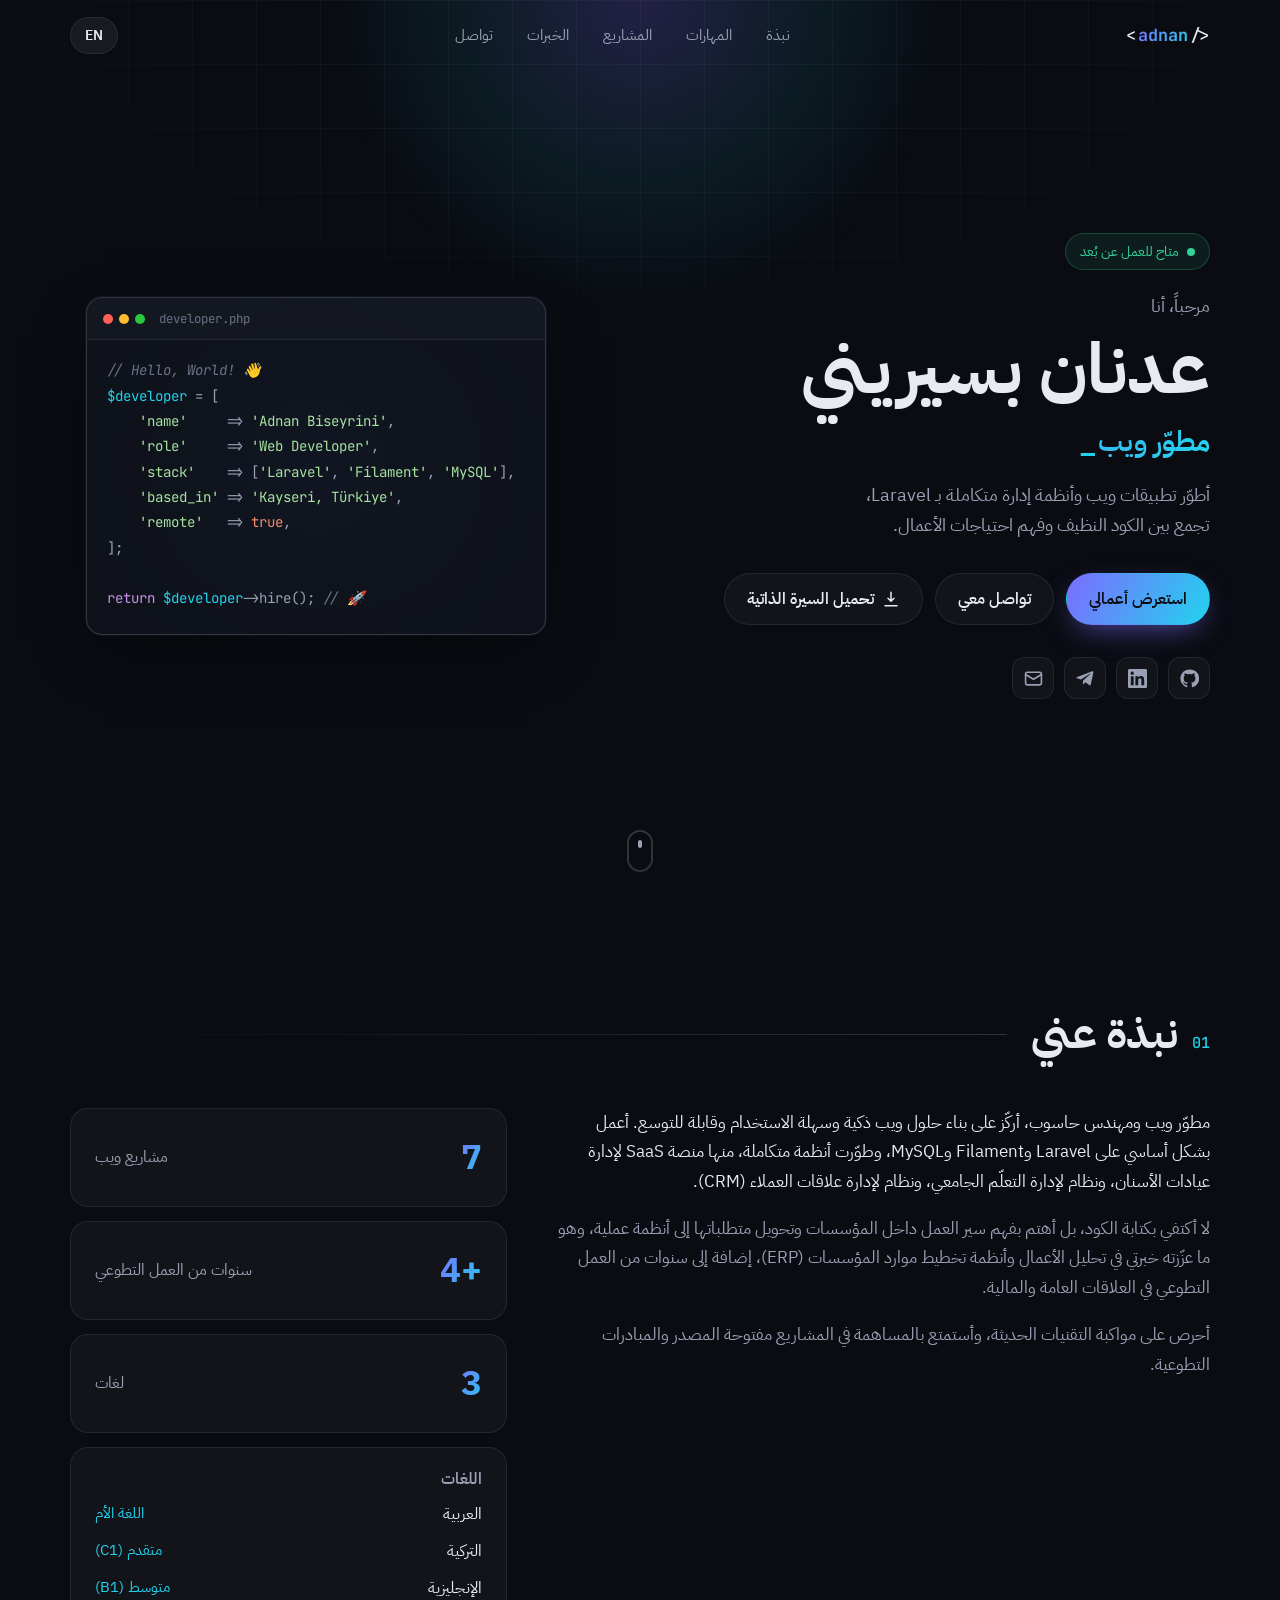
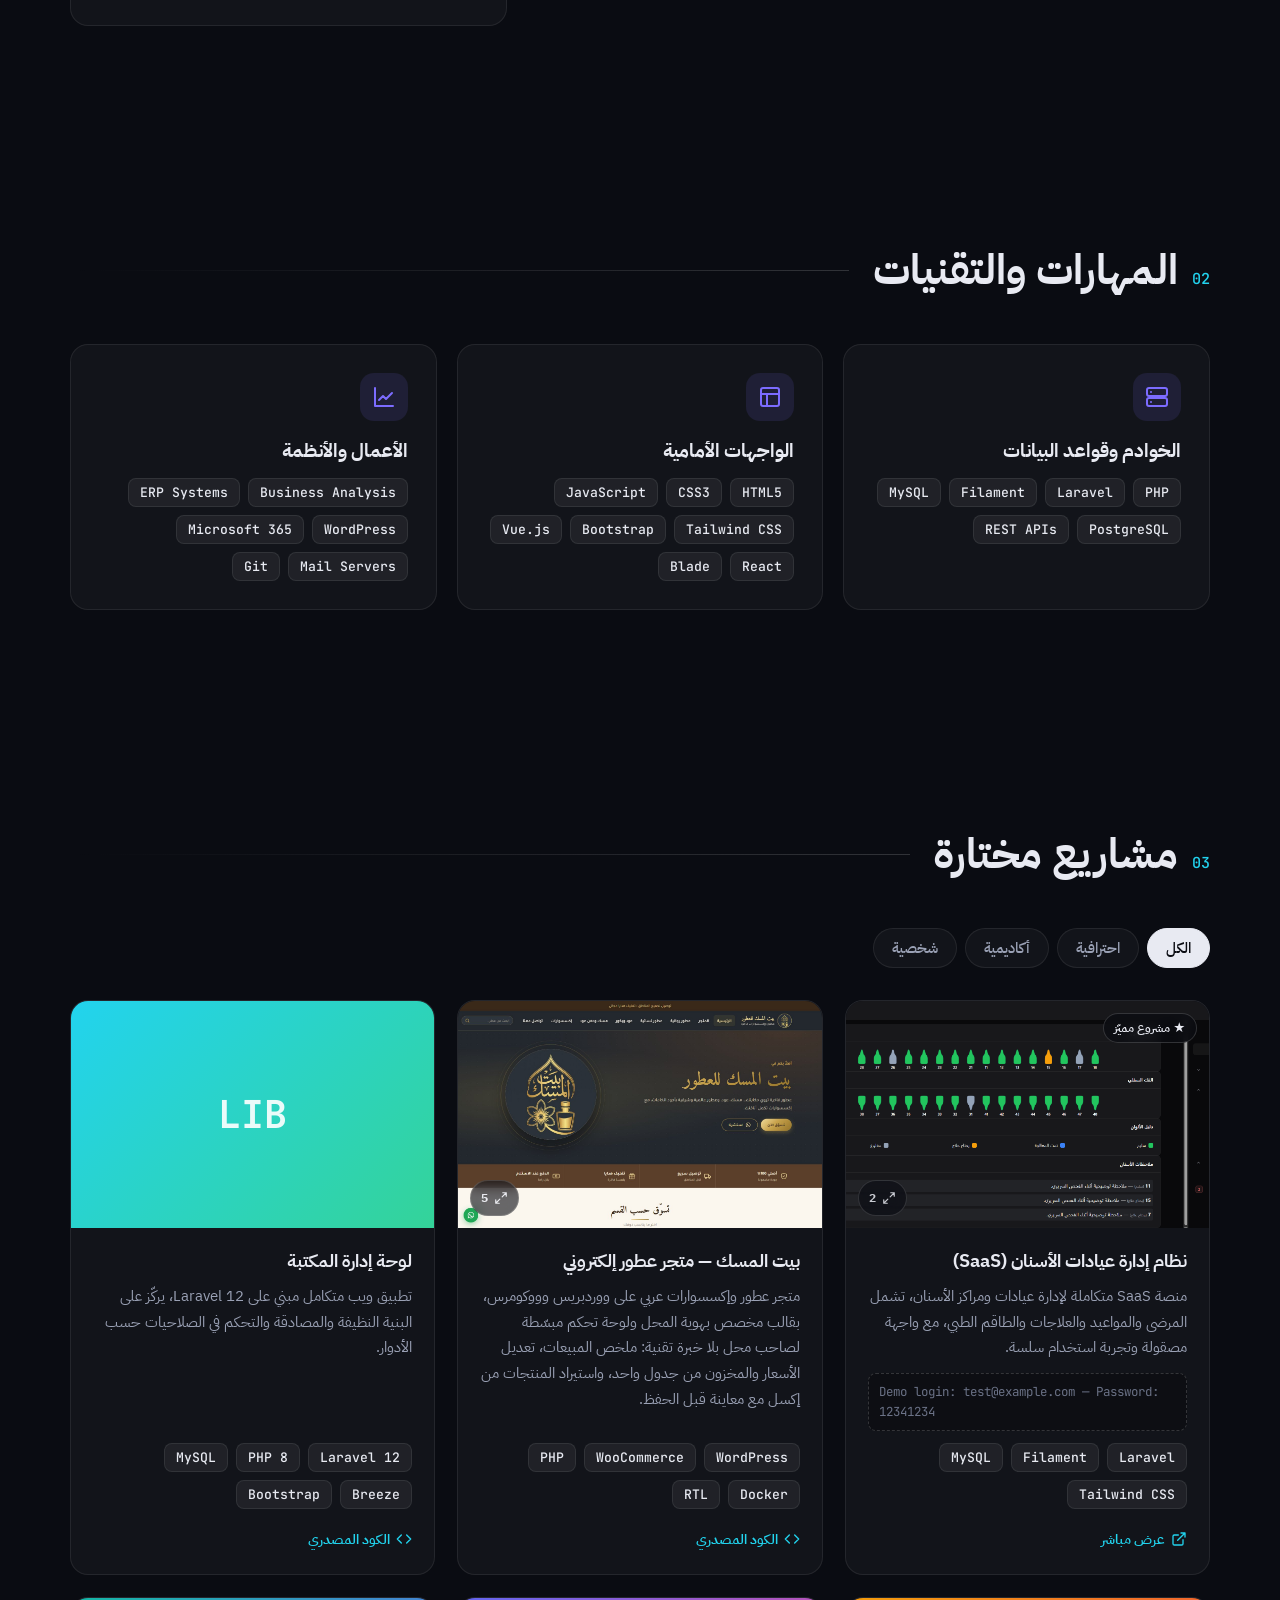
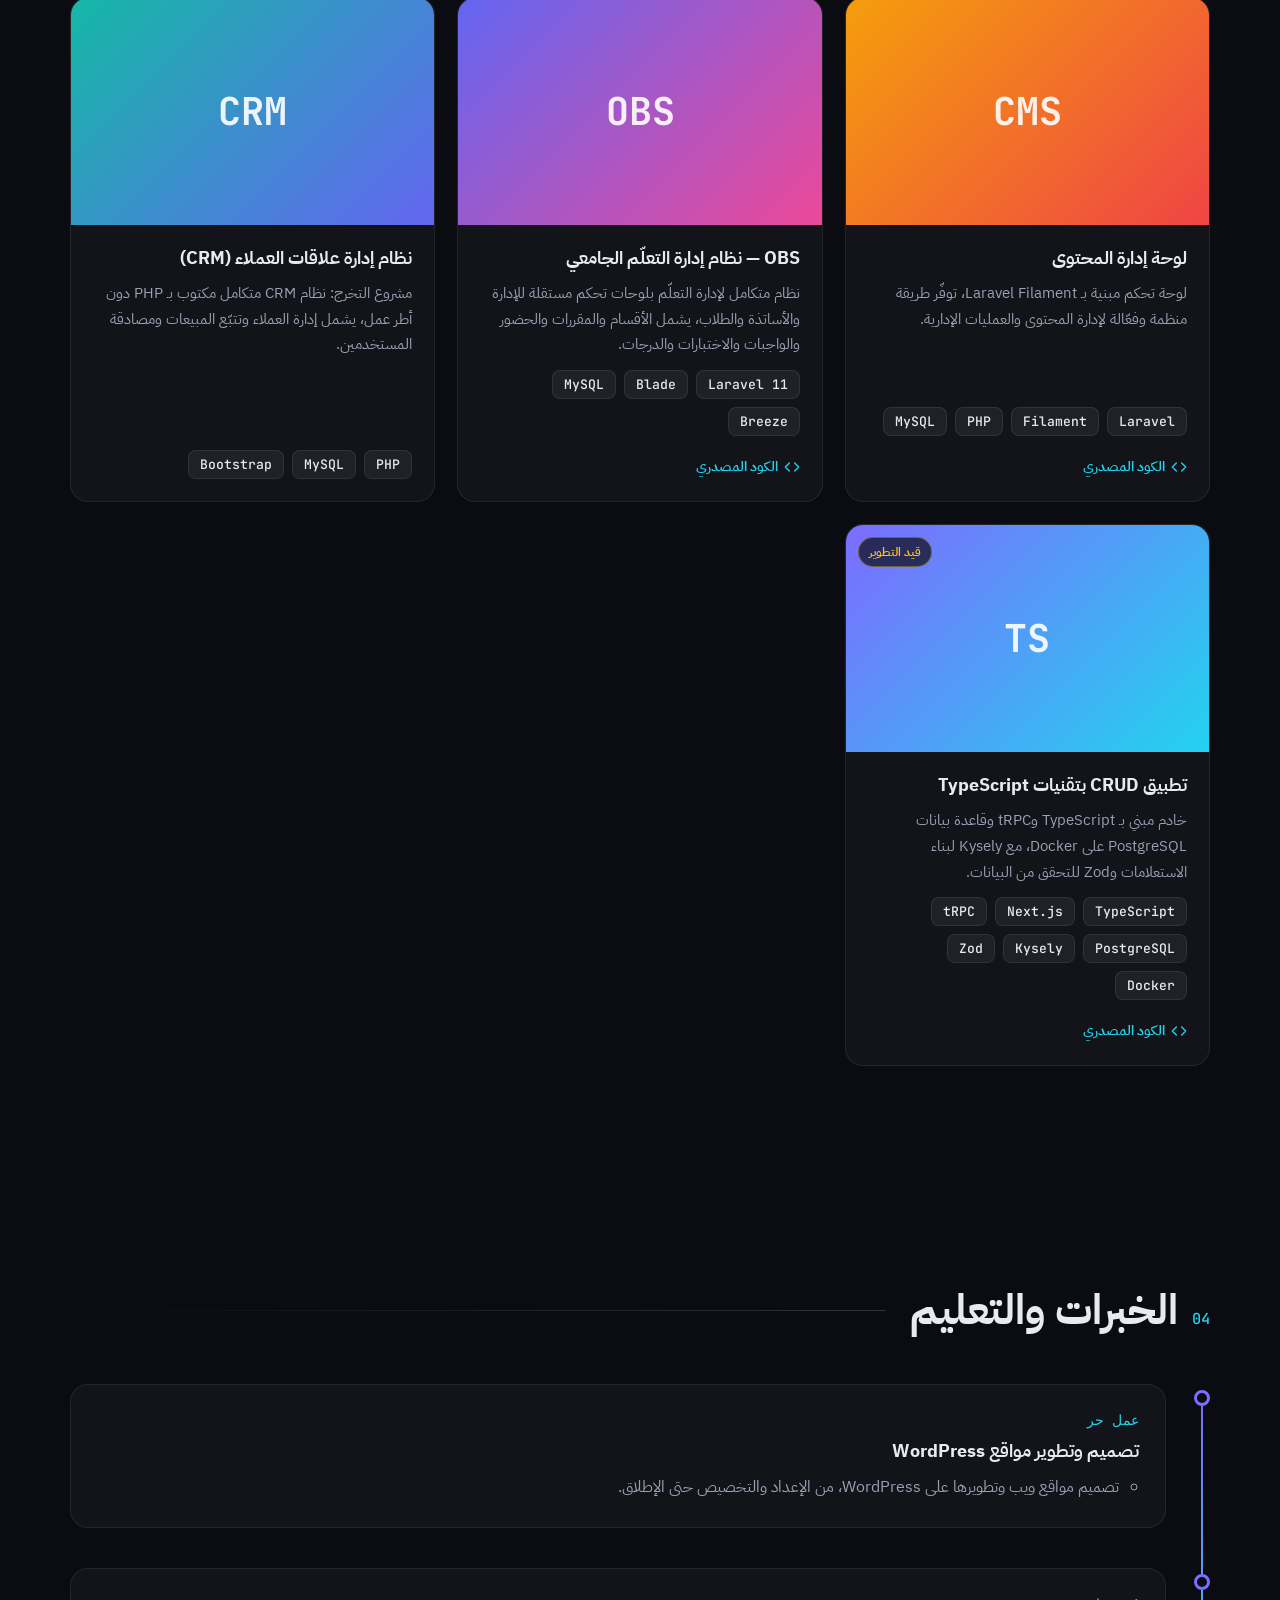
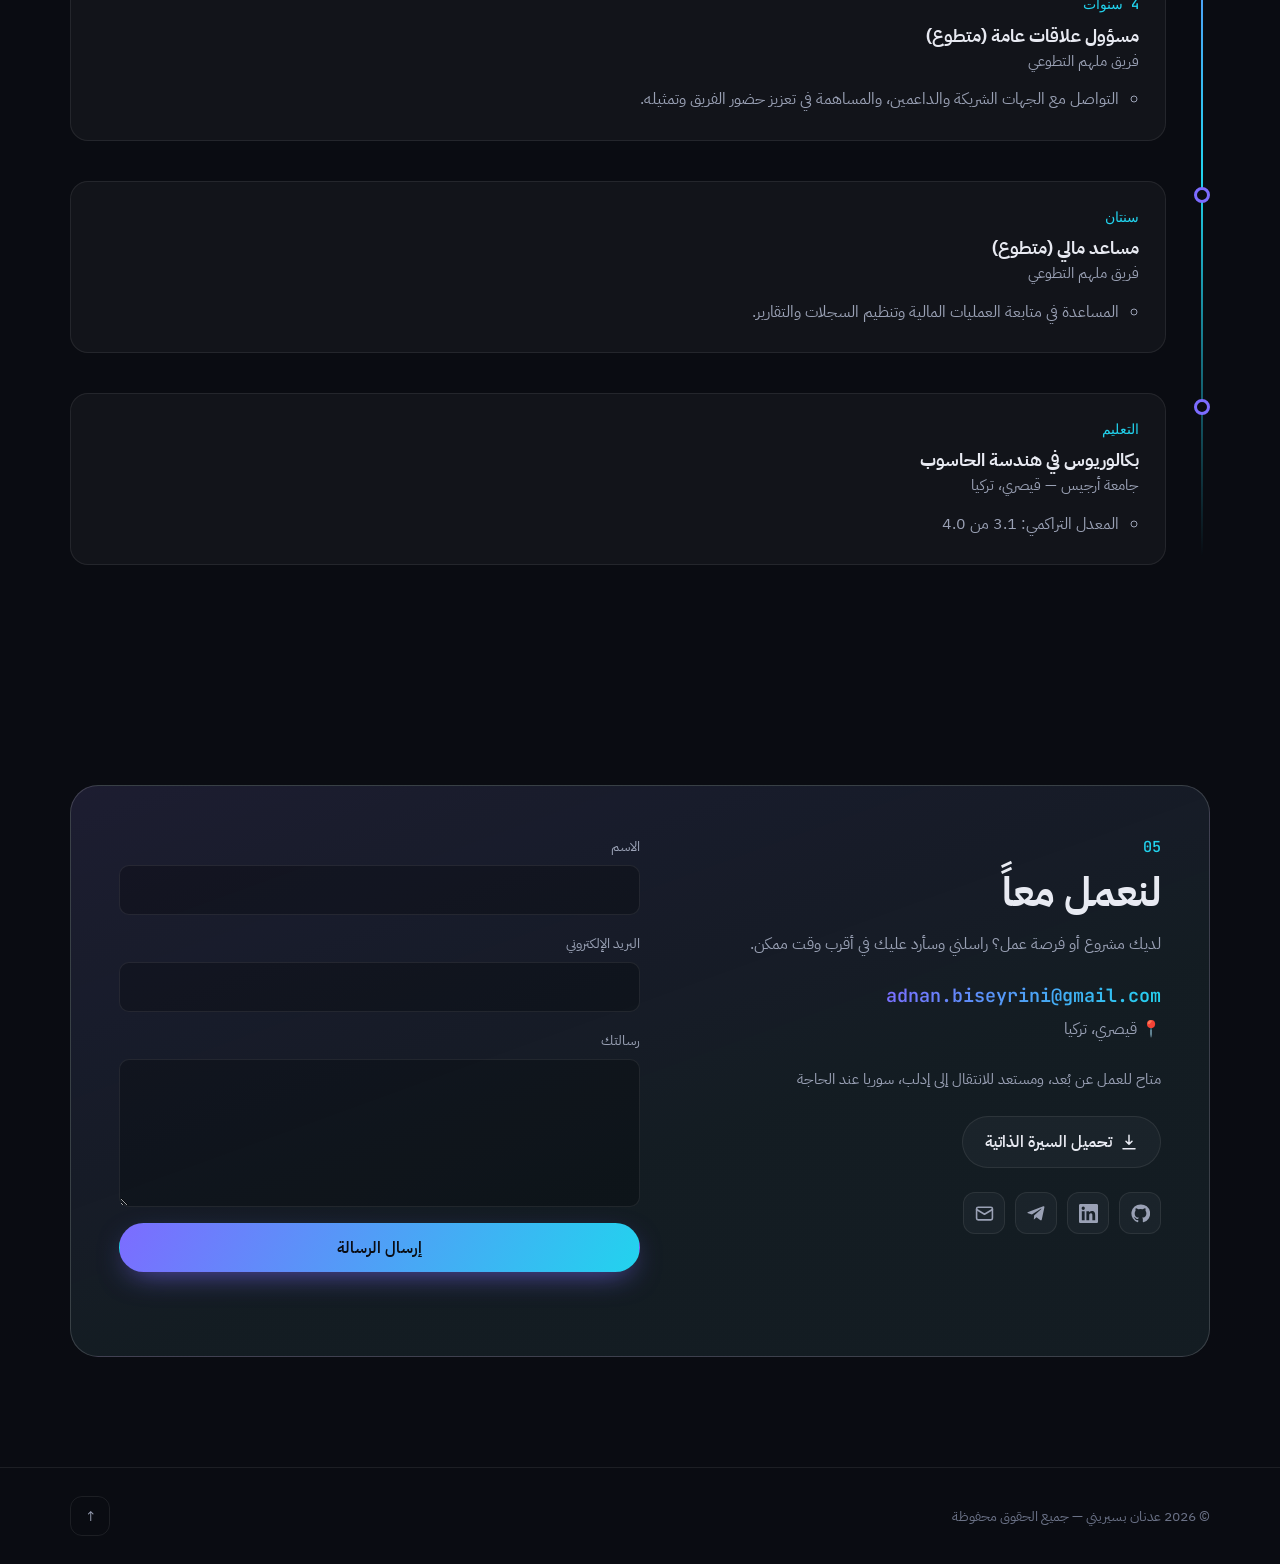
<file: index.html>
<!doctype html>
<html lang="ar" dir="rtl">
<head>
  <meta charset="utf-8" />
  <meta name="viewport" content="width=device-width, initial-scale=1" />
  <title>عدنان بسيريني — مطوّر ويب | Adnan Biseyrini — Web Developer</title>
  <meta name="description" content="Adnan Biseyrini — Web developer specializing in Laravel, Filament and MySQL. عدنان بسيريني — مطوّر ويب متخصص في Laravel." />
  <meta name="author" content="Adnan Biseyrini" />
  <meta name="theme-color" content="#0a0c12" />
  <link rel="canonical" href="https://adnan-biseyrini.com/" />
  <meta property="og:type" content="website" />
  <meta property="og:url" content="https://adnan-biseyrini.com/" />
  <meta property="og:title" content="Adnan Biseyrini — Web Developer" />
  <meta property="og:description" content="Web developer specializing in Laravel, Filament and MySQL. Available for remote work." />
  <link rel="icon" href="data:image/svg+xml,%3Csvg xmlns='http://www.w3.org/2000/svg' viewBox='0 0 64 64'%3E%3Cdefs%3E%3ClinearGradient id='g' x1='0' y1='0' x2='1' y2='1'%3E%3Cstop offset='0' stop-color='%237c6cff'/%3E%3Cstop offset='1' stop-color='%2322d3ee'/%3E%3C/linearGradient%3E%3C/defs%3E%3Crect width='64' height='64' rx='16' fill='url(%23g)'/%3E%3Ctext x='32' y='42' font-family='monospace' font-size='26' font-weight='700' text-anchor='middle' fill='%230a0c12'%3EAB%3C/text%3E%3C/svg%3E" />
  <link rel="preconnect" href="https://fonts.googleapis.com" />
  <link rel="preconnect" href="https://fonts.gstatic.com" crossorigin />
  <link href="https://fonts.googleapis.com/css2?family=IBM+Plex+Sans+Arabic:wght@400;500;600;700&family=Inter:wght@400;500;600;700;800&family=JetBrains+Mono:wght@400;500&display=swap" rel="stylesheet" />
  <link rel="stylesheet" href="styles.css" />
</head>
<body>
  <div class="bg-grid" aria-hidden="true"></div>
  <div class="bg-glow" aria-hidden="true"></div>

  <header class="nav" id="nav">
    <div class="container nav-inner">
      <a href="#home" class="logo" id="logo"></a>
      <nav class="nav-links" id="navLinks">
        <a href="#about" data-i18n="nav.about"></a>
        <a href="#skills" data-i18n="nav.skills"></a>
        <a href="#projects" data-i18n="nav.projects"></a>
        <a href="#experience" data-i18n="nav.experience"></a>
        <a href="#contact" data-i18n="nav.contact"></a>
      </nav>
      <div class="nav-actions">
        <button class="lang-btn" id="langBtn" type="button" aria-label="Switch language"></button>
        <button class="menu-btn" id="menuBtn" type="button" aria-label="Menu" aria-expanded="false">
          <span></span><span></span>
        </button>
      </div>
    </div>
  </header>

  <main>
    <!-- HERO -->
    <section class="hero" id="home">
      <div class="container hero-inner">
        <div class="hero-text">
          <span class="badge" id="availBadge"><span class="dot"></span><span data-i18n="hero.available"></span></span>
          <p class="hero-hello" data-i18n="hero.hello"></p>
          <h1 class="hero-name" id="heroName"></h1>
          <h2 class="hero-role"><span id="heroRole"></span><span class="caret">_</span></h2>
          <p class="hero-tagline" id="heroTagline"></p>
          <div class="hero-cta">
            <a href="#projects" class="btn btn-primary" data-i18n="hero.cta1"></a>
            <a href="#contact" class="btn btn-ghost" data-i18n="hero.cta2"></a>
            <a href="#" class="btn btn-ghost" id="cvBtn" download hidden>
              <svg viewBox="0 0 24 24" width="18" height="18"><path fill="none" stroke="currentColor" stroke-width="2" stroke-linecap="round" stroke-linejoin="round" d="M12 3v12m0 0l-4-4m4 4l4-4M4 21h16"/></svg>
              <span data-i18n="hero.cv"></span>
            </a>
          </div>
          <div class="socials" id="heroSocials"></div>
        </div>
        <div class="hero-visual" aria-hidden="true">
          <div class="code-card">
            <div class="code-bar"><div class="code-dots"><i></i><i></i><i></i></div><span>developer.php</span></div>
            <pre id="codeSnippet"></pre>
          </div>
        </div>
      </div>
      <a href="#about" class="scroll-hint" aria-label="Scroll"><span></span></a>
    </section>

    <!-- ABOUT -->
    <section class="section" id="about">
      <div class="container">
        <div class="section-head reveal">
          <span class="eyebrow">01</span>
          <h2 data-i18n="about.title"></h2>
        </div>
        <div class="about-grid">
          <div class="about-text reveal" id="aboutText"></div>
          <div class="about-side">
            <div class="stats reveal" id="stats"></div>
            <div class="lang-card reveal">
              <h3 data-i18n="about.languages"></h3>
              <ul id="languages"></ul>
            </div>
          </div>
        </div>
      </div>
    </section>

    <!-- SKILLS -->
    <section class="section" id="skills">
      <div class="container">
        <div class="section-head reveal">
          <span class="eyebrow">02</span>
          <h2 data-i18n="skills.title"></h2>
        </div>
        <div class="skills-grid" id="skillsGrid"></div>
      </div>
    </section>

    <!-- PROJECTS -->
    <section class="section" id="projects">
      <div class="container">
        <div class="section-head reveal">
          <span class="eyebrow">03</span>
          <h2 data-i18n="projects.title"></h2>
        </div>
        <div class="filters reveal" id="filters" role="tablist"></div>
        <div class="projects-grid" id="projectsGrid"></div>
      </div>
    </section>

    <!-- EXPERIENCE -->
    <section class="section" id="experience">
      <div class="container">
        <div class="section-head reveal">
          <span class="eyebrow">04</span>
          <h2 data-i18n="experience.title"></h2>
        </div>
        <ol class="timeline" id="timeline"></ol>
      </div>
    </section>

    <!-- CONTACT -->
    <section class="section" id="contact">
      <div class="container">
        <div class="contact-card reveal">
          <div class="contact-info">
            <span class="eyebrow">05</span>
            <h2 data-i18n="contact.title"></h2>
            <p data-i18n="contact.text"></p>
            <a class="contact-email" id="contactEmail"></a>
            <p class="contact-loc" id="contactLoc"></p>
            <p class="contact-reloc" id="contactReloc"></p>
            <a href="#" class="btn btn-ghost cv-inline" id="cvBtn2" download hidden>
              <svg viewBox="0 0 24 24" width="18" height="18"><path fill="none" stroke="currentColor" stroke-width="2" stroke-linecap="round" stroke-linejoin="round" d="M12 3v12m0 0l-4-4m4 4l4-4M4 21h16"/></svg>
              <span data-i18n="hero.cv"></span>
            </a>
            <div class="socials" id="contactSocials"></div>
          </div>
          <form class="contact-form" id="contactForm" novalidate>
            <label>
              <span data-i18n="contact.name"></span>
              <input type="text" name="name" required autocomplete="name" />
            </label>
            <label>
              <span data-i18n="contact.email"></span>
              <input type="email" name="email" required autocomplete="email" />
            </label>
            <label>
              <span data-i18n="contact.message"></span>
              <textarea name="message" rows="5" required></textarea>
            </label>
            <button type="submit" class="btn btn-primary btn-block" data-i18n="contact.send"></button>
            <p class="form-note" id="formNote" role="status"></p>
          </form>
        </div>
      </div>
    </section>
  </main>

  <footer class="footer">
    <div class="container footer-inner">
      <p id="footerText"></p>
      <a href="#home" class="to-top" aria-label="Back to top">↑</a>
    </div>
  </footer>

  <dialog class="lightbox" id="lightbox">
    <figure>
      <img id="lbImg" alt="" />
      <figcaption id="lbCaption"></figcaption>
    </figure>
    <button type="button" class="lb-btn lb-close" id="lbClose">✕</button>
    <button type="button" class="lb-btn lb-prev" id="lbPrev">‹</button>
    <button type="button" class="lb-btn lb-next" id="lbNext">›</button>
  </dialog>

  <script src="data.js"></script>
  <script src="script.js"></script>
</body>
</html>
</file>
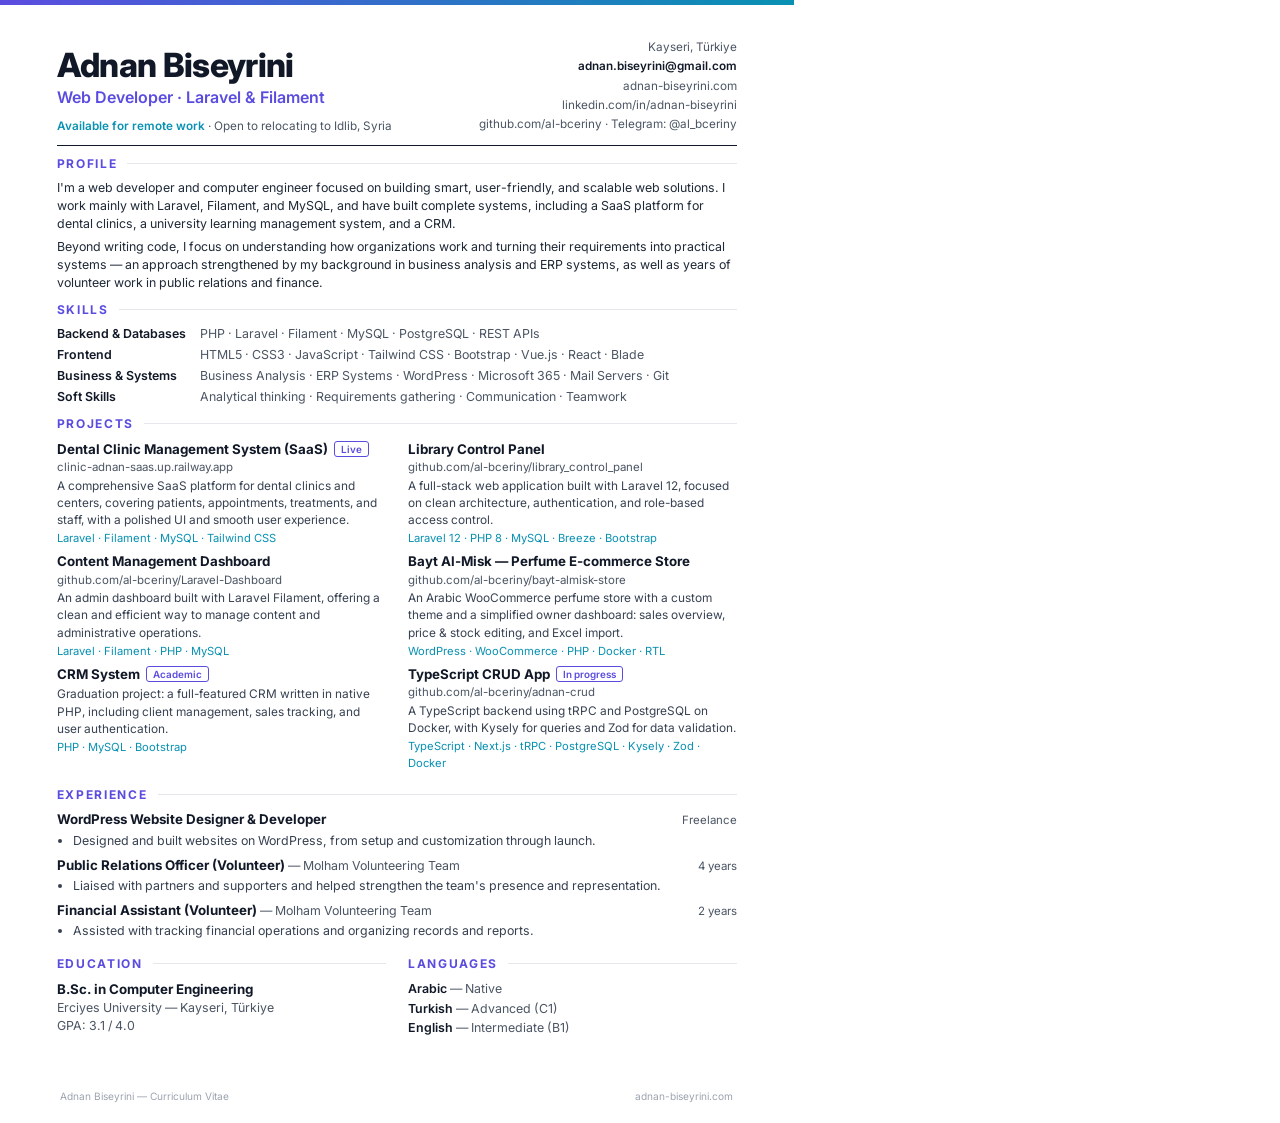
<file: cv/cv.html>
<!doctype html>
<html lang="en">
<head>
  <meta charset="utf-8" />
  <title>ADNAN_BISEYRINI_CV</title>
  <!--
    قالب السيرة الذاتية — يقرأ البيانات من ../data.js
    النسخة الإنجليزية: cv.html?lang=en   النسخة العربية: cv.html?lang=ar
    لإعادة توليد ملفَّي PDF بعد تعديل البيانات شغّل:  cv/build-cv.ps1
  -->
  <link href="https://fonts.googleapis.com/css2?family=IBM+Plex+Sans+Arabic:wght@400;500;600;700&family=Inter:wght@400;500;600;700;800&display=swap" rel="stylesheet" />
  <style>
    @page { size: A4; margin: 0; }
    :root { --ink: #111827; --muted: #4b5563; --line: #e5e7eb; --accent: #5b4ce0; --accent-2: #0891b2; }
    * { box-sizing: border-box; }
    html, body { margin: 0; background: #fff; }
    body { font: 9.3pt/1.45 "Inter", "Segoe UI", Arial, sans-serif; color: var(--ink); -webkit-print-color-adjust: exact; print-color-adjust: exact; }
    html[lang="ar"] body { font-family: "IBM Plex Sans Arabic", "Inter", "Segoe UI", sans-serif; font-size: 9.1pt; line-height: 1.5; }
    .page { width: 210mm; min-height: 297mm; padding: 10mm 15mm 9mm; position: relative; }
    .page::before { content: ""; position: absolute; top: 0; left: 0; right: 0; height: 5px; background: linear-gradient(90deg, var(--accent), var(--accent-2)); }
    [dir="rtl"] .page::before { background: linear-gradient(-90deg, var(--accent), var(--accent-2)); }
    a { color: inherit; text-decoration: none; }
    .ltr { direction: ltr; unicode-bidi: isolate; }

    header { display: flex; justify-content: space-between; align-items: flex-end; gap: 20px; padding-bottom: 10px; border-bottom: 1.5px solid var(--ink); }
    h1 { margin: 0; font-size: 25pt; font-weight: 800; letter-spacing: -0.02em; line-height: 1.1; }
    html[lang="ar"] h1 { font-weight: 700; letter-spacing: 0; font-size: 24pt; line-height: 1.3; }
    .role { margin-top: 3px; font-size: 12pt; font-weight: 600; color: var(--accent); }
    .contact { text-align: end; font-size: 8.8pt; color: var(--muted); line-height: 1.65; }
    .contact b { color: var(--ink); font-weight: 600; }
    .avail { margin-top: 8px; font-size: 8.8pt; color: var(--muted); }
    .avail strong { color: var(--accent-2); font-weight: 600; }

    section { margin-top: 9px; }
    h2 { margin: 0 0 7px; font-size: 9pt; font-weight: 700; letter-spacing: 0.14em; text-transform: uppercase; color: var(--accent); display: flex; align-items: center; gap: 10px; }
    html[lang="ar"] h2 { font-size: 10.5pt; letter-spacing: 0; }
    h2::after { content: ""; flex: 1; height: 1px; background: var(--line); }
    p { margin: 0 0 5px; }
    .summary p { color: #1f2937; }

    .skills { display: grid; grid-template-columns: 1fr; gap: 3px; margin: 0; }
    .skills div { display: grid; grid-template-columns: 38mm 1fr; }
    .skills dt { font-weight: 600; }
    .skills dd { margin: 0; color: var(--muted); }
    [dir="rtl"] .skills dd { direction: ltr; text-align: right; unicode-bidi: isolate; }

    .item { margin-bottom: 6px; break-inside: avoid; }
    .item-head { display: flex; justify-content: space-between; gap: 12px; align-items: baseline; }
    .two .item-head { flex-direction: column; gap: 0; }
    .two .item p { font-size: 8.9pt; line-height: 1.45; }
    html[lang="ar"] .two .item p { font-size: 8.7pt; line-height: 1.5; }
    .item-title { font-weight: 700; font-size: 10pt; }
    .item-sub { color: var(--muted); }
    .item-meta { font-size: 8.6pt; color: var(--muted); white-space: nowrap; }
    .item p { margin: 2px 0 0; color: #374151; }
    .tech { font-size: 8.4pt; color: var(--accent-2); margin-top: 1px; }
    [dir="rtl"] .tech { direction: ltr; text-align: right; unicode-bidi: isolate; }
    .tag { display: inline-block; font-size: 7.4pt; font-weight: 600; padding: 0 6px; border-radius: 3px; border: 1px solid currentColor; margin-inline-start: 6px; vertical-align: 1px; color: var(--accent); }
    ul { margin: 2px 0 0; padding-inline-start: 16px; color: #374151; }

    .two { display: grid; grid-template-columns: 1fr 1fr; gap: 0 22px; }
    .langs { display: flex; flex-direction: column; gap: 2px; }
    .langs span { color: var(--muted); }
    .langs b { color: var(--ink); font-weight: 600; }
    footer { position: absolute; bottom: 5mm; left: 16mm; right: 16mm; font-size: 7.6pt; color: #9ca3af; display: flex; justify-content: space-between; }
  </style>
</head>
<body>
  <div class="page" id="cv"></div>

  <script src="../data.js"></script>
  <script>
    (() => {
      const L = new URLSearchParams(location.search).get("lang") === "ar" ? "ar" : "en";
      document.documentElement.lang = L;
      document.documentElement.dir = L === "ar" ? "rtl" : "ltr";

      const T = {
        en: {
          tagline: "Laravel &amp; Filament",
          avail: "<strong>Available for remote work</strong> · Open to relocating to Idlib, Syria",
          profile: "Profile", skills: "Skills", projects: "Projects", experience: "Experience",
          education: "Education", languages: "Languages", footer: "Curriculum Vitae",
          soft: ["Soft Skills", "Analytical thinking · Requirements gathering · Communication · Teamwork"],
          academic: "Academic", live: "Live",
        },
        ar: {
          tagline: "Laravel و Filament",
          avail: "<strong>متاح للعمل عن بُعد</strong> · مستعد للانتقال إلى إدلب، سوريا",
          profile: "نبذة شخصية", skills: "المهارات", projects: "المشاريع", experience: "الخبرات",
          education: "التعليم", languages: "اللغات", footer: "السيرة الذاتية",
          soft: ["المهارات الشخصية", "التفكير التحليلي · جمع المتطلبات · التواصل الفعّال · العمل ضمن فريق"],
          academic: "أكاديمي", live: "منشور",
        },
      }[L];

      const D = PORTFOLIO, P = D.profile;
      const esc = (s) => String(s ?? "").replace(/[&<>"']/g, (c) => ({ "&": "&amp;", "<": "&lt;", ">": "&gt;", '"': "&quot;", "'": "&#39;" }[c]));
      const host = (u) => u.replace(/^https?:\/\/(www\.)?/, "").replace(/\/$/, "").replace(/\.git$/, "").replace(/\/admin.*/, "");
      const social = (t) => P.socials.find((s) => s.type === t)?.url;
      const site = "adnan-biseyrini.com";
      const ltr = (html) => `<span class="ltr">${html}</span>`;

      // خيارات السيرة الذاتية في data.js (لا تؤثر على الموقع):
      //   cv: false            يُخفي المشروع من السيرة الذاتية
      //   cvInsteadOf: "OBS"   يضع المشروع مكان المشروع صاحب الاختصار short المحدد
      //   cvDescription        وصف أقصر يُستخدم في السيرة الذاتية بدل description
      const cvProjects = D.projects.flatMap((p) =>
        p.cv === false || p.cvInsteadOf ? [] : [D.projects.find((q) => q.cvInsteadOf === p.short) || p]
      );
      const projects = cvProjects.map((p) => {
        const label = p.category === "academic" ? T.academic : p.status ? p.status[L] : p.featured ? T.live : "";
        const link = p.demo || p.code;
        return `
          <div class="item">
            <div class="item-head">
              <span class="item-title">${esc(p.title[L])}${label ? `<span class="tag">${esc(label)}</span>` : ""}</span>
              ${link ? `<a class="item-meta ltr" href="${esc(link)}">${esc(host(link))}</a>` : ""}
            </div>
            <p>${esc((p.cvDescription || p.description)[L])}</p>
            <div class="tech">${p.tags.map(esc).join(" · ")}</div>
          </div>`;
      }).join("");

      const work = D.experience.filter((e) => e.period.en !== "Education");
      const edu = D.experience.filter((e) => e.period.en === "Education");

      document.getElementById("cv").innerHTML = `
        <header>
          <div>
            <h1>${esc(P.name[L])}</h1>
            <div class="role">${esc(P.role[L])} · ${T.tagline}</div>
            <div class="avail">${T.avail}</div>
          </div>
          <div class="contact">
            <div>${esc(P.location[L])}</div>
            <div><a class="ltr" href="mailto:${esc(P.email)}"><b>${esc(P.email)}</b></a></div>
            <div>${ltr(`<a href="https://${site}">${site}</a>`)}</div>
            <div>${ltr(`<a href="${esc(social("linkedin"))}">${esc(host(social("linkedin")))}</a>`)}</div>
            <div>${ltr(`<a href="${esc(social("github"))}">${esc(host(social("github")))}</a> · <a href="${esc(social("telegram"))}">Telegram: @al_bceriny</a>`)}</div>
          </div>
        </header>

        <section class="summary">
          <h2>${T.profile}</h2>
          ${D.about[L].slice(0, 2).map((x) => `<p>${esc(x)}</p>`).join("")}
        </section>

        <section>
          <h2>${T.skills}</h2>
          <dl class="skills">
            ${D.skills.map((g) => `<div><dt>${esc(g.title[L])}</dt><dd>${g.items.map(esc).join(" · ")}</dd></div>`).join("")}
            <div><dt>${T.soft[0]}</dt><dd style="direction:inherit;text-align:start">${T.soft[1]}</dd></div>
          </dl>
        </section>

        <section>
          <h2>${T.projects}</h2>
          <div class="two">${projects}</div>
        </section>

        <section>
          <h2>${T.experience}</h2>
          ${work.map((e) => `
            <div class="item">
              <div class="item-head">
                <span><span class="item-title">${esc(e.role[L])}</span>${e.company[L] ? ` <span class="item-sub">— ${esc(e.company[L])}</span>` : ""}</span>
                <span class="item-meta">${esc(e.period[L])}</span>
              </div>
              ${e.points[L].length ? `<ul>${e.points[L].map((x) => `<li>${esc(x)}</li>`).join("")}</ul>` : ""}
            </div>`).join("")}
        </section>

        <div class="two">
          <section>
            <h2>${T.education}</h2>
            ${edu.map((e) => `
              <div class="item">
                <div class="item-title">${esc(e.role[L])}</div>
                <div class="item-sub">${esc(e.company[L])}</div>
                <div class="item-sub">${e.points[L].map(esc).join(" · ")}</div>
              </div>`).join("")}
          </section>
          <section>
            <h2>${T.languages}</h2>
            <div class="langs">
              ${D.languages.map((l) => `<span><b>${esc(l.name[L])}</b> — ${esc(l.level[L])}</span>`).join("")}
            </div>
          </section>
        </div>

        <footer><span>${esc(P.name[L])} — ${T.footer}</span><span class="ltr">${site}</span></footer>`;
    })();
  </script>
</body>
</html>
</file>
<file: styles.css>
/* ============ Tokens ============ */
:root {
  --bg: #0a0c12;
  --bg-2: #10131c;
  --surface: rgba(255, 255, 255, 0.035);
  --surface-2: rgba(255, 255, 255, 0.06);
  --border: rgba(255, 255, 255, 0.08);
  --border-strong: rgba(255, 255, 255, 0.16);
  --text: #e8eaf2;
  --muted: #9aa1b5;
  --dim: #6b7287;
  --accent: #7c6cff;
  --accent-2: #22d3ee;
  --grad: linear-gradient(120deg, var(--accent), var(--accent-2));
  --ok: #34d399;
  --radius: 18px;
  --radius-sm: 10px;
  --shadow: 0 20px 60px -20px rgba(0, 0, 0, 0.6);
  --font: "IBM Plex Sans Arabic", "Inter", system-ui, sans-serif;
  --mono: "JetBrains Mono", ui-monospace, monospace;
  --nav-h: 72px;
}
html[lang="en"] { --font: "Inter", "IBM Plex Sans Arabic", system-ui, sans-serif; }

*, *::before, *::after { box-sizing: border-box; }
html { scroll-behavior: smooth; scroll-padding-top: var(--nav-h); }
body {
  margin: 0;
  background: var(--bg);
  color: var(--text);
  font-family: var(--font);
  line-height: 1.7;
  -webkit-font-smoothing: antialiased;
  overflow-x: hidden;
}
[hidden] { display: none !important; }
img { max-width: 100%; display: block; }
a { color: inherit; text-decoration: none; }
h1, h2, h3 { line-height: 1.2; margin: 0; }
::selection { background: var(--accent); color: #fff; }
:focus-visible { outline: 2px solid var(--accent-2); outline-offset: 3px; border-radius: 6px; }

.container { width: min(1140px, 100% - 32px); margin-inline: auto; }

/* ============ Background ============ */
.bg-grid {
  position: fixed; inset: 0; z-index: -2; pointer-events: none;
  background-image:
    linear-gradient(var(--border) 1px, transparent 1px),
    linear-gradient(90deg, var(--border) 1px, transparent 1px);
  background-size: 64px 64px;
  mask-image: radial-gradient(ellipse 80% 60% at 50% 0%, #000 30%, transparent 75%);
  opacity: 0.5;
}
.bg-glow {
  position: fixed; z-index: -1; pointer-events: none;
  inset: 0;
  background: radial-gradient(circle 450px at 50% 0, rgba(124, 108, 255, 0.22), rgba(34, 211, 238, 0.08) 40%, transparent 70%);
}

/* ============ Nav ============ */
.nav {
  position: fixed; inset-inline: 0; top: 0; z-index: 50; height: var(--nav-h);
  transition: background 0.3s, border-color 0.3s, backdrop-filter 0.3s;
  border-bottom: 1px solid transparent;
}
.nav.scrolled {
  background: rgba(10, 12, 18, 0.72);
  backdrop-filter: blur(14px);
  -webkit-backdrop-filter: blur(14px);
  border-color: var(--border);
}
.nav-inner { height: 100%; display: flex; align-items: center; justify-content: space-between; gap: 24px; }
.logo {
  font-family: var(--mono); font-weight: 500; font-size: 1.05rem; direction: ltr;
  display: inline-flex; align-items: center; gap: 2px;
}
.logo b { background: var(--grad); -webkit-background-clip: text; background-clip: text; color: transparent; }
.nav-links { display: flex; gap: 6px; }
.nav-links a {
  padding: 8px 14px; border-radius: 999px; color: var(--muted); font-size: 0.95rem;
  transition: color 0.2s, background 0.2s;
}
.nav-links a:hover, .nav-links a.active { color: var(--text); background: var(--surface-2); }
.nav-actions { display: flex; align-items: center; gap: 10px; }
.lang-btn {
  font: 600 0.85rem var(--font); color: var(--text); cursor: pointer;
  background: var(--surface-2); border: 1px solid var(--border); border-radius: 999px;
  padding: 7px 14px; transition: border-color 0.2s;
}
.lang-btn:hover { border-color: var(--border-strong); }
.menu-btn { display: none; width: 40px; height: 40px; border: 1px solid var(--border); background: var(--surface-2); border-radius: 12px; cursor: pointer; position: relative; }
.menu-btn span { position: absolute; inset-inline-start: 11px; width: 18px; height: 2px; background: var(--text); border-radius: 2px; transition: transform 0.3s, top 0.3s; }
.menu-btn span:first-child { top: 15px; }
.menu-btn span:last-child { top: 22px; }
.menu-btn[aria-expanded="true"] span:first-child { top: 19px; transform: rotate(45deg); }
.menu-btn[aria-expanded="true"] span:last-child { top: 19px; transform: rotate(-45deg); }

/* ============ Buttons ============ */
.btn {
  display: inline-flex; align-items: center; justify-content: center; gap: 8px;
  padding: 12px 22px; border-radius: 999px; font-weight: 600; font-size: 0.97rem;
  border: 1px solid transparent; cursor: pointer; font-family: inherit;
  transition: transform 0.2s, box-shadow 0.2s, background 0.2s, border-color 0.2s;
}
.btn:hover { transform: translateY(-2px); }
.btn-primary { background: var(--grad); color: #0a0c12; box-shadow: 0 10px 30px -10px rgba(124, 108, 255, 0.7); }
.btn-primary:hover { box-shadow: 0 14px 36px -10px rgba(34, 211, 238, 0.7); }
.btn-ghost { background: var(--surface); border-color: var(--border); color: var(--text); }
.btn-ghost:hover { border-color: var(--border-strong); background: var(--surface-2); }
.btn-block { width: 100%; }

/* ============ Hero ============ */
.hero { min-height: 100vh; min-height: 100svh; display: flex; align-items: center; position: relative; padding: calc(var(--nav-h) + 40px) 0 80px; }
.hero-inner { display: grid; grid-template-columns: 1.2fr 1fr; gap: 56px; align-items: center; }
.badge {
  display: inline-flex; align-items: center; gap: 8px; font-size: 0.85rem; color: var(--ok);
  background: rgba(52, 211, 153, 0.08); border: 1px solid rgba(52, 211, 153, 0.25);
  padding: 6px 14px; border-radius: 999px; margin-bottom: 22px;
}
.dot { width: 8px; height: 8px; border-radius: 50%; background: var(--ok); box-shadow: 0 0 0 0 rgba(52, 211, 153, 0.6); animation: pulse 2s infinite; }
@keyframes pulse { 70% { box-shadow: 0 0 0 10px rgba(52, 211, 153, 0); } 100% { box-shadow: 0 0 0 0 rgba(52, 211, 153, 0); } }
.hero-hello { color: var(--muted); margin: 0 0 6px; font-size: 1.1rem; }
.hero-name { font-size: clamp(2.4rem, 6vw, 4.4rem); font-weight: 800; letter-spacing: -0.02em; }
html[lang="ar"] .hero-name { letter-spacing: 0; font-weight: 700; }
.hero-role {
  font-size: clamp(1.2rem, 2.6vw, 1.75rem); font-weight: 600; margin: 14px 0 18px;
  background: var(--grad); -webkit-background-clip: text; background-clip: text; color: transparent;
  min-height: 1.3em;
}
.caret { color: var(--accent-2); -webkit-text-fill-color: var(--accent-2); animation: blink 1s steps(1) infinite; margin-inline-start: 2px; }
@keyframes blink { 50% { opacity: 0; } }
.hero-tagline { color: var(--muted); font-size: 1.1rem; max-width: 34ch; margin: 0 0 32px; }
html[lang="en"] .hero-tagline { max-width: 46ch; }
.hero-cta { display: flex; flex-wrap: wrap; gap: 12px; margin-bottom: 32px; }

.socials { display: flex; gap: 10px; flex-wrap: wrap; }
.social {
  width: 42px; height: 42px; display: grid; place-items: center; border-radius: 12px;
  background: var(--surface); border: 1px solid var(--border); color: var(--muted);
  transition: color 0.2s, border-color 0.2s, transform 0.2s;
}
.social:hover { color: var(--text); border-color: var(--border-strong); transform: translateY(-2px); }
.social svg { width: 19px; height: 19px; }

.hero-visual { position: relative; display: grid; place-items: center; }
.hero-visual::before {
  content: ""; position: absolute; inset: 10% 5%; border-radius: 50%; z-index: -1;
  background: radial-gradient(circle, rgba(124, 108, 255, 0.35), rgba(34, 211, 238, 0.12) 50%, transparent 70%);
  filter: blur(30px);
}
.code-card {
  width: 100%; max-width: 460px; direction: ltr; text-align: left;
  background: rgba(16, 19, 28, 0.9); backdrop-filter: blur(12px); -webkit-backdrop-filter: blur(12px);
  border: 1px solid var(--border-strong); border-radius: 16px; overflow: hidden;
  box-shadow: var(--shadow), 0 0 0 1px rgba(124, 108, 255, 0.08); animation: float 6s ease-in-out infinite;
}
.code-bar { display: flex; align-items: center; gap: 14px; padding: 12px 16px; border-bottom: 1px solid var(--border); background: rgba(255, 255, 255, 0.02); }
.code-bar span { font: 0.78rem var(--mono); color: var(--dim); }
.code-dots { display: flex; gap: 6px; }
.code-dots i { width: 10px; height: 10px; border-radius: 50%; background: #ff5f57; }
.code-dots i:nth-child(2) { background: #febc2e; }
.code-dots i:nth-child(3) { background: #28c840; }
.code-card pre { margin: 0; padding: 18px 20px 22px; font: 0.88rem/1.8 var(--mono); color: var(--muted); white-space: pre; overflow-x: auto; }
.code-card .k { color: #c792ea; } .code-card .s { color: #a5e3a0; } .code-card .p { color: #f78c6c; } .code-card .v { color: var(--accent-2); } .code-card .c { color: var(--dim); font-style: italic; }
@keyframes float { 50% { transform: translateY(-10px); } }

.scroll-hint { position: absolute; bottom: 28px; left: 50%; transform: translateX(-50%); width: 26px; height: 42px; border: 2px solid var(--border-strong); border-radius: 14px; }
.scroll-hint span { position: absolute; top: 8px; left: 50%; width: 4px; height: 8px; margin-left: -2px; border-radius: 2px; background: var(--muted); animation: scroll 1.8s infinite; }
@keyframes scroll { 0% { opacity: 1; transform: translateY(0); } 100% { opacity: 0; transform: translateY(14px); } }

/* ============ Sections ============ */
.section { padding: 110px 0; }
.section-head { display: flex; align-items: baseline; gap: 14px; margin-bottom: 48px; }
.section-head h2 { font-size: clamp(1.8rem, 4vw, 2.6rem); font-weight: 700; }
.section-head::after { content: ""; flex: 1; height: 1px; align-self: center; margin-inline-start: 10px; }
[dir="ltr"] .section-head::after { background: linear-gradient(to right, var(--border-strong), transparent); }
[dir="rtl"] .section-head::after { background: linear-gradient(to left, var(--border-strong), transparent); }
.eyebrow { font: 500 0.95rem var(--mono); color: var(--accent-2); }

/* About */
.about-grid { display: grid; grid-template-columns: 1.5fr 1fr; gap: 48px; align-items: start; }
.about-text p { color: var(--muted); font-size: 1.08rem; margin: 0 0 18px; }
.about-text p:first-child { color: var(--text); }
.about-side { display: grid; gap: 14px; }
.stats { display: grid; gap: 14px; }
.lang-card { padding: 22px 24px; border-radius: var(--radius); background: var(--surface); border: 1px solid var(--border); }
.lang-card h3 { font-size: 1rem; color: var(--muted); font-weight: 600; margin-bottom: 12px; }
.lang-card ul { list-style: none; margin: 0; padding: 0; display: grid; gap: 10px; }
.lang-card li { display: flex; justify-content: space-between; gap: 12px; }
.lang-card li span:last-child { color: var(--accent-2); font-size: 0.92rem; }
.stat {
  padding: 22px 24px; border-radius: var(--radius); background: var(--surface); border: 1px solid var(--border);
  display: flex; align-items: center; justify-content: space-between; gap: 16px;
}
.stat strong { font: 800 2.2rem var(--font); background: var(--grad); -webkit-background-clip: text; background-clip: text; color: transparent; direction: ltr; }
.stat span { color: var(--muted); }

/* Skills */
.skills-grid { display: grid; grid-template-columns: repeat(3, 1fr); gap: 20px; }
.skill-card {
  padding: 28px; border-radius: var(--radius); background: var(--surface); border: 1px solid var(--border);
  position: relative; overflow: hidden; transition: border-color 0.3s, transform 0.3s;
}
.skill-card::before {
  content: ""; position: absolute; inset: 0; opacity: 0; transition: opacity 0.3s;
  background: radial-gradient(400px circle at var(--mx, 50%) var(--my, 0%), rgba(124, 108, 255, 0.12), transparent 50%);
}
.skill-card:hover { border-color: var(--border-strong); transform: translateY(-4px); }
.skill-card:hover::before { opacity: 1; }
.skill-icon { width: 48px; height: 48px; border-radius: 14px; display: grid; place-items: center; background: rgba(124, 108, 255, 0.12); color: var(--accent); margin-bottom: 18px; }
.skill-icon svg { width: 24px; height: 24px; }
.skill-card h3 { font-size: 1.2rem; margin-bottom: 16px; }
.chips { display: flex; flex-wrap: wrap; gap: 8px; position: relative; }
.chip {
  font: 500 0.82rem var(--mono); padding: 5px 11px; border-radius: 8px; direction: ltr;
  background: var(--surface-2); border: 1px solid var(--border); color: var(--text);
}

/* Projects */
.filters { display: flex; flex-wrap: wrap; gap: 8px; margin-bottom: 32px; }
.filter {
  font: 500 0.92rem var(--font); padding: 8px 18px; border-radius: 999px; cursor: pointer;
  background: var(--surface); border: 1px solid var(--border); color: var(--muted); transition: all 0.2s;
}
.filter:hover { color: var(--text); }
.filter.active { background: var(--text); color: var(--bg); border-color: var(--text); }
.projects-grid { display: grid; grid-template-columns: repeat(3, 1fr); gap: 22px; }
.project {
  display: flex; flex-direction: column; border-radius: var(--radius); overflow: hidden;
  background: var(--surface); border: 1px solid var(--border);
  transition: transform 0.35s, border-color 0.35s, box-shadow 0.35s, opacity 0.35s;
}
.project:hover { transform: translateY(-6px); border-color: var(--border-strong); box-shadow: var(--shadow); }
.project.hide { display: none; }
.project-cover { aspect-ratio: 16 / 10; position: relative; overflow: hidden; background: var(--bg-2); }
.project-cover img { width: 100%; height: 100%; object-fit: cover; transition: transform 0.5s; }
.project:hover .project-cover img { transform: scale(1.05); }
.cover-btn { all: unset; display: block; width: 100%; height: 100%; cursor: zoom-in; position: relative; }
.cover-btn:focus-visible { outline: 2px solid var(--accent-2); outline-offset: -2px; }
.project-cover img { object-position: top center; }
.cover-zoom {
  position: absolute; bottom: 12px; inset-inline-end: 12px; display: inline-flex; align-items: center; gap: 6px;
  padding: 6px 10px; border-radius: 999px; font-size: 0.78rem; color: var(--text);
  background: rgba(10, 12, 18, 0.72); backdrop-filter: blur(6px); border: 1px solid var(--border-strong);
  opacity: 0.85; transition: opacity 0.2s;
}
.cover-zoom svg { width: 14px; height: 14px; }
.cover-btn:hover .cover-zoom { opacity: 1; }

.lightbox {
  width: 100vw; height: 100vh; max-width: none; max-height: none; margin: 0; padding: 56px 72px;
  border: 0; background: rgba(5, 6, 10, 0.92); color: var(--text);
}
.lightbox[open] { display: grid; place-items: center; }
.lightbox::backdrop { background: transparent; }
.lightbox figure { margin: 0; display: grid; gap: 12px; justify-items: center; max-width: 100%; max-height: 100%; }
.lightbox img { max-width: 100%; max-height: calc(100vh - 150px); border-radius: 12px; border: 1px solid var(--border-strong); box-shadow: var(--shadow); }
.lightbox figcaption { color: var(--muted); font-size: 0.92rem; }
.lb-btn {
  position: absolute; width: 46px; height: 46px; border-radius: 50%; cursor: pointer; font-size: 1.5rem; line-height: 1;
  color: var(--text); background: var(--surface-2); border: 1px solid var(--border-strong); transition: background 0.2s;
}
.lb-btn:hover { background: rgba(255, 255, 255, 0.14); }
.lb-close { top: 16px; inset-inline-end: 16px; font-size: 1.1rem; }
.lb-prev, .lb-next { top: 50%; transform: translateY(-50%); }
.lb-prev { inset-inline-start: 14px; }
.lb-next { inset-inline-end: 14px; }
[dir="rtl"] .lb-prev, [dir="rtl"] .lb-next { transform: translateY(-50%) scaleX(-1); }
@media (max-width: 760px) { .lightbox { padding: 64px 12px; } .lb-prev, .lb-next { top: auto; bottom: 16px; transform: none; } [dir="rtl"] .lb-prev, [dir="rtl"] .lb-next { transform: scaleX(-1); } }

.project-cover .placeholder {
  position: absolute; inset: 0; display: grid; place-items: center;
  font: 700 2.4rem var(--mono); color: rgba(255, 255, 255, 0.9);
}
.project-cover .tag-featured {
  position: absolute; top: 12px; inset-inline-start: 12px; font-size: 0.75rem; font-weight: 600;
  padding: 4px 10px; border-radius: 999px; background: rgba(10, 12, 18, 0.7); backdrop-filter: blur(6px); border: 1px solid var(--border-strong);
}
.project-body { padding: 22px; display: flex; flex-direction: column; gap: 12px; flex: 1; }
.project-body h3 { font-size: 1.15rem; }
.project-body p { margin: 0; color: var(--muted); font-size: 0.95rem; flex: 1; }
.project-body .project-note { flex: 0; font: 0.78rem/1.6 var(--mono); color: var(--dim); padding: 8px 10px; border-radius: 8px; background: rgba(0, 0, 0, 0.25); border: 1px dashed var(--border-strong); }
.project-cover .tag-status {
  position: absolute; top: 12px; inset-inline-end: 12px; font-size: 0.75rem; font-weight: 600; color: #fbbf24;
  padding: 4px 10px; border-radius: 999px; background: rgba(10, 12, 18, 0.7); backdrop-filter: blur(6px); border: 1px solid rgba(251, 191, 36, 0.35);
}
.project-links { display: flex; gap: 16px; padding-top: 6px; }
.project-links a { display: inline-flex; align-items: center; gap: 6px; font-size: 0.9rem; font-weight: 600; color: var(--accent-2); }
.project-links a:hover { text-decoration: underline; text-underline-offset: 4px; }
.project-links svg { width: 16px; height: 16px; }

/* Timeline */
.timeline { list-style: none; margin: 0; padding: 0; position: relative; }
.timeline::before { content: ""; position: absolute; top: 8px; bottom: 8px; inset-inline-start: 7px; width: 2px; background: linear-gradient(var(--accent), var(--accent-2), transparent); }
.tl-item { position: relative; padding-inline-start: 44px; padding-bottom: 40px; }
.tl-item:last-child { padding-bottom: 0; }
.tl-item::before { content: ""; position: absolute; inset-inline-start: 0; top: 6px; width: 16px; height: 16px; border-radius: 50%; background: var(--bg); border: 3px solid var(--accent); }
.tl-card { padding: 22px 26px; border-radius: var(--radius); background: var(--surface); border: 1px solid var(--border); }
.tl-period { font: 500 0.85rem var(--mono); color: var(--accent-2); }
.tl-card h3 { font-size: 1.15rem; margin: 6px 0 2px; }
.tl-company { color: var(--muted); font-size: 0.95rem; }
.tl-card ul { margin: 12px 0 0; padding-inline-start: 20px; color: var(--muted); }
.tl-card li { margin-bottom: 4px; }

/* Contact */
.contact-card {
  display: grid; grid-template-columns: 1fr 1.1fr; gap: 48px; padding: 48px; border-radius: 28px;
  background: linear-gradient(160deg, rgba(124, 108, 255, 0.1), rgba(34, 211, 238, 0.04) 60%), var(--surface);
  border: 1px solid var(--border-strong);
}
.contact-info h2 { font-size: clamp(1.8rem, 4vw, 2.5rem); margin: 8px 0 14px; }
.contact-info > p { color: var(--muted); margin: 0 0 24px; }
.contact-email { display: inline-block; font: 600 1.15rem var(--mono); direction: ltr; background: var(--grad); -webkit-background-clip: text; background-clip: text; color: transparent; margin-bottom: 8px; word-break: break-all; }
.contact-loc { color: var(--text); margin: 0 0 4px; }
.contact-reloc { color: var(--dim); margin: 0 0 20px; font-size: 0.93rem; }
.cv-inline { margin-bottom: 24px; }
.contact-form { display: grid; gap: 16px; }
.contact-form label { display: grid; gap: 6px; font-size: 0.9rem; color: var(--muted); }
.contact-form input, .contact-form textarea {
  font: inherit; color: var(--text); background: rgba(0, 0, 0, 0.25); border: 1px solid var(--border);
  border-radius: var(--radius-sm); padding: 12px 14px; resize: vertical; transition: border-color 0.2s, box-shadow 0.2s;
}
.contact-form input:focus, .contact-form textarea:focus { outline: none; border-color: var(--accent); box-shadow: 0 0 0 3px rgba(124, 108, 255, 0.2); }
.contact-form .invalid { border-color: #f87171; }
.form-note { margin: 0; min-height: 1.4em; font-size: 0.9rem; color: var(--ok); }
.form-note.err { color: #f87171; }

/* Footer */
.footer { border-top: 1px solid var(--border); padding: 28px 0; color: var(--dim); font-size: 0.9rem; }
.footer-inner { display: flex; align-items: center; justify-content: space-between; gap: 16px; }
.footer p { margin: 0; }
.to-top { width: 40px; height: 40px; display: grid; place-items: center; border-radius: 12px; border: 1px solid var(--border); color: var(--muted); }
.to-top:hover { color: var(--text); border-color: var(--border-strong); }

/* Reveal */
.reveal { opacity: 0; transform: translateY(24px); transition: opacity 0.7s ease, transform 0.7s ease; }
.reveal.in { opacity: 1; transform: none; }

/* ============ Responsive ============ */
@media (max-width: 980px) {
  .hero-inner { grid-template-columns: 1fr; text-align: center; gap: 64px; }
  .hero-visual { order: 1; }
  .code-card { margin-inline: auto; }
  .hero-tagline { margin-inline: auto; }
  .hero-cta, .hero-text .socials { justify-content: center; }
  .about-grid, .contact-card { grid-template-columns: 1fr; }
  .skills-grid, .projects-grid { grid-template-columns: repeat(2, 1fr); }
  .stats { grid-template-columns: repeat(3, 1fr); }
  .stat { flex-direction: column; align-items: flex-start; gap: 4px; }
}
@media (max-width: 760px) {
  .menu-btn { display: block; }
  .nav-links {
    position: fixed; top: var(--nav-h); inset-inline: 0; flex-direction: column; gap: 4px; padding: 16px;
    background: rgba(10, 12, 18, 0.96); backdrop-filter: blur(14px); border-bottom: 1px solid var(--border);
    transform: translateY(-120%); opacity: 0; pointer-events: none; transition: transform 0.3s, opacity 0.3s;
  }
  .nav-links.open { transform: none; opacity: 1; pointer-events: auto; }
  .nav-links a { padding: 12px 16px; border-radius: 12px; }
  .section { padding: 80px 0; }
  .skills-grid, .projects-grid, .stats { grid-template-columns: 1fr; }
  .stat { flex-direction: row; align-items: center; }
  .contact-card { padding: 28px 20px; }
  .code-card pre { font-size: 0.74rem; padding: 14px 16px 16px; }
  .scroll-hint { display: none; }
}

@media (prefers-reduced-motion: reduce) {
  *, *::before, *::after { animation: none !important; transition: none !important; }
  html { scroll-behavior: auto; }
  .reveal { opacity: 1; transform: none; }
}
</file>
